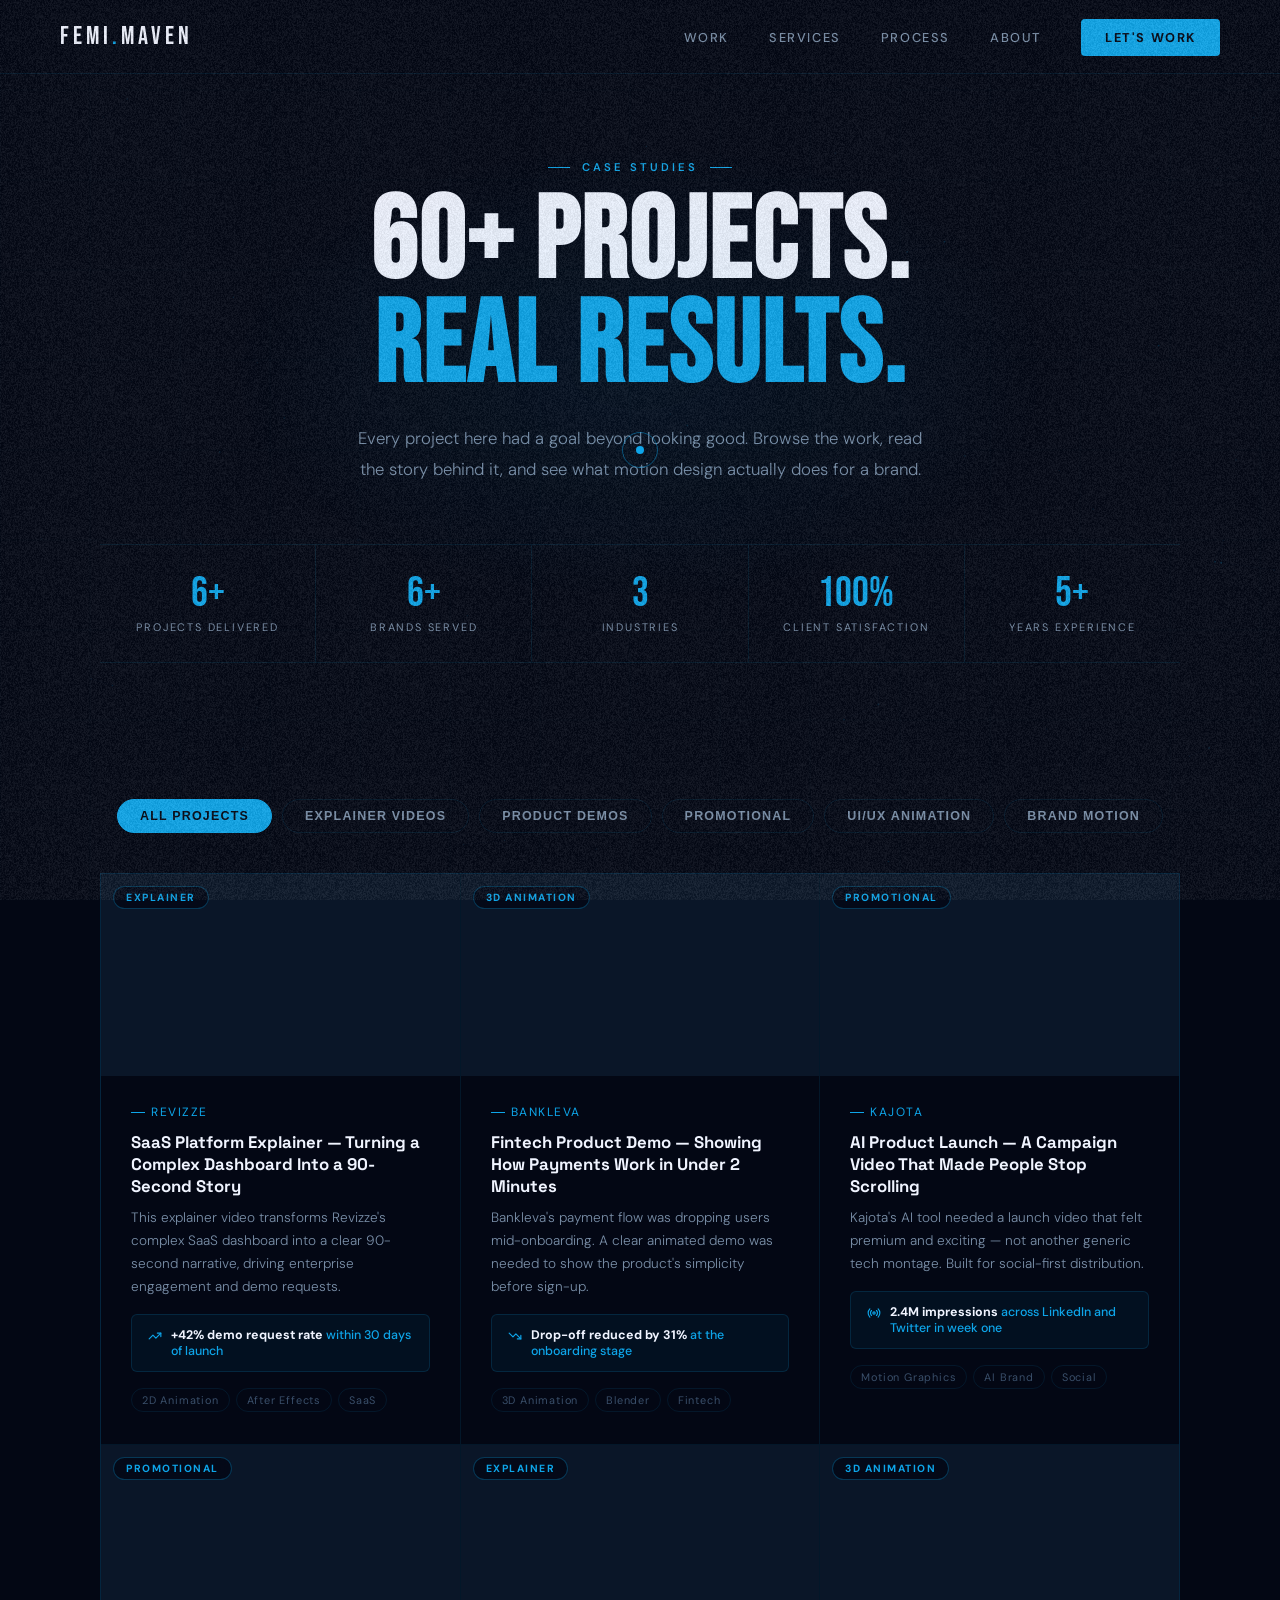
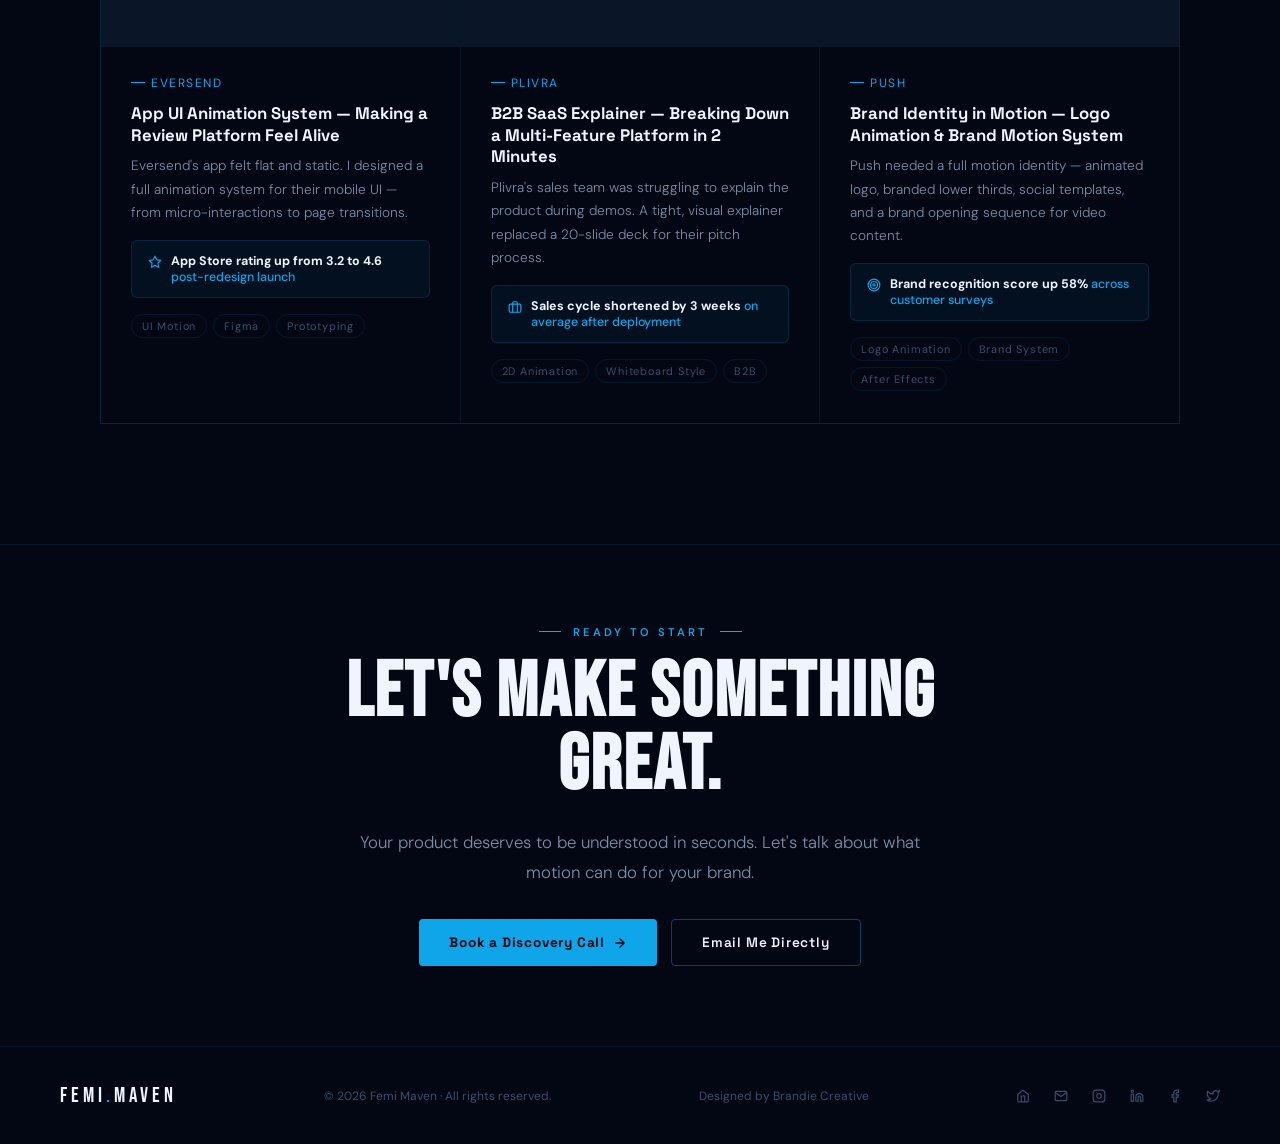
<file: portfolio.html>
<!DOCTYPE html>
<html lang="en">

<head>
  <meta charset="UTF-8">
  <meta name="viewport" content="width=device-width, initial-scale=1.0">
  <title>MOTION GRAPHICS PORTFOLIO — FEMI MAVEN | LAGOS, NIGERIA & AFRICA 2D & 3D ANIMATION CASE STUDIES</title>
  <meta name="description"
    content="Explore 60+ motion graphics projects by Femi Maven in Lagos, Nigeria and Africa. Case studies for explainer videos, product demos, UI/UX animation, and brand motion design for Fintech, SaaS, and AI companies.">
  <meta name="keywords"
    content="motion graphics portfolio Lagos, motion graphics portfolio Nigeria, motion graphics portfolio Africa, 2D animation, 3D animation, motion graphics for Fintech, motion graphics for SaaS, brand motion design, explainer videos, product demos, UI/UX animation">
  <meta name="author" content="Femi Maven">
  <meta name="robots" content="index, follow">
  <meta name="geo.region" content="NG-LAG">
  <meta name="geo.placename" content="Lagos, Nigeria">
  <link rel="canonical" href="https://femimaven.netlify.app/portfolio.html">
  <link rel="shortcut icon" href="./IMG_4387.PNG" type="image/x-icon">
  <link rel="dns-prefetch" href="//www.youtube.com">
  <link rel="dns-prefetch" href="//femimaven.netlify.app">
  <link rel="stylesheet" href="project-css.css">

  <!-- Open Graph / Facebook -->
  <meta property="og:type" content="website">
  <meta property="og:url" content="https://femimaven.netlify.app/portfolio.html">
  <meta property="og:title" content="MOTION GRAPHICS PORTFOLIO — FEMI MAVEN | LAGOS, NIGERIA & AFRICA">
  <meta property="og:description"
    content="Explore 60+ motion graphics projects by Femi Maven in Lagos, Nigeria and Africa. Case studies for Fintech, SaaS, and AI brands.">
  <meta property="og:site_name" content="Femi Maven">
  <meta property="og:image" content="https://femimaven.netlify.app/IMG_4387.PNG">

  <!-- Twitter -->
  <meta property="twitter:card" content="summary_large_image">
  <meta property="twitter:url" content="https://femimaven.netlify.app/portfolio.html">
  <meta property="twitter:title" content="MOTION GRAPHICS PORTFOLIO — FEMI MAVEN | LAGOS, NIGERIA & AFRICA">
  <meta property="twitter:description"
    content="Explore 60+ motion graphics case studies by Femi Maven, Lagos Nigeria and Africa. 2D & 3D animation for Fintech, SaaS, and AI brands.">
  <meta property="twitter:image" content="https://femimaven.netlify.app/IMG_4387.PNG">
  <meta property="twitter:site" content="@femimaven_">
  <script type="application/ld+json">
  {
    "@context": "https://schema.org",
    "@type": "CollectionPage",
    "name": "Motion Graphics Portfolio — Femi Maven",
    "url": "https://femimaven.netlify.app/portfolio.html",
    "description": "Explore 60+ motion graphics projects by Femi Maven in Lagos, Nigeria and Africa. Case studies for explainer videos, product demos, UI/UX animation, and brand motion design for Fintech, SaaS, and AI companies."
  }
  </script>
</head>

<body>

  <div id="cd"></div>
  <div id="cr"></div>
  <canvas id="bgc"></canvas>

  <!-- NAV -->
  <nav>
    <a href="index.html" class="logo">FEMI<em>.</em>MAVEN</a>
    <ul class="nav-ul">
      <li><a href="index.html#work">Work</a></li>
      <li><a href="index.html#services">Services</a></li>
      <li><a href="index.html#process">Process</a></li>
      <li><a href="index.html#about">About</a></li>
      <li><a href="index.html#cta" class="ncta">Let's Work</a></li>
    </ul>
    <button class="mobile-menu-btn" id="mobileMenuBtn">
      <span></span>
      <span></span>
      <span></span>
    </button>
  </nav>

  <!-- MOBILE MENU -->
  <div class="mobile-menu" id="mobileMenu">
    <div class="mobile-menu-inner">
      <a href="index.html" class="mobile-logo">FEMI<em>.</em>MAVEN</a>
      <ul class="mobile-nav-ul">
        <li><a href="index.html#work">Work</a></li>
        <li><a href="index.html#services">Services</a></li>
        <li><a href="index.html#process">Process</a></li>
        <li><a href="index.html#about">About</a></li>
        <li><a href="index.html#cta" class="ncta">Let's Work</a></li>
      </ul>
    </div>
  </div>

  <!-- HERO -->
  <section id="phero">
    <div class="wrap">
      <div class="eye rv">Case Studies</div>
      <h1 class="phero-h rv d1">60+ Projects.<br><span class="ac">Real Results.</span></h1>
      <p class="phero-sub rv d2">Every project here had a goal beyond looking good. Browse the work, read the story
        behind it, and see what motion design actually does for a brand.</p>
      <div class="pstats rv d3">
        <div class="pstat"><span class="pstat-n" data-to="6" data-suf="+">0+</span><span class="pstat-l">Projects
            Delivered</span></div>
        <div class="pstat"><span class="pstat-n" data-to="6" data-suf="+">0+</span><span class="pstat-l">Brands
            Served</span></div>
        <div class="pstat"><span class="pstat-n" data-to="3" data-suf="">0</span><span class="pstat-l">Industries</span>
        </div>
        <div class="pstat"><span class="pstat-n" data-to="100" data-suf="%">0%</span><span class="pstat-l">Client
            Satisfaction</span></div>
        <div class="pstat"><span class="pstat-n" data-to="5" data-suf="+">0+</span><span class="pstat-l">Years
            Experience</span></div>
      </div>
    </div>
  </section>

  <!-- FILTERS -->
  <section id="filters">
    <div class="wrap">
      <div class="filter-row">
        <button class="ftag on" data-filter="all">All Projects</button>
        <button class="ftag" data-filter="explainer">Explainer Videos</button>
        <button class="ftag" data-filter="product">Product Demos</button>
        <button class="ftag" data-filter="promo">Promotional</button>
        <button class="ftag" data-filter="uiux">UI/UX Animation</button>
        <button class="ftag" data-filter="brand">Brand Motion</button>
      </div>
    </div>
  </section>

  <!-- GRID -->
  <section id="pgrid">
    <div class="wrap">
      <div class="grid" id="cardGrid">

        <!-- CARD 1 -->
        <div class="pcard rv" data-cat="explainer" data-id="0">
          <div class="pcard-thumb">
            <iframe width="100%" height="100%" src="https://www.youtube.com/embed/Rk3NoCbwouI?si=J8BgXo0mz7732tSr"
              title="Femi Maven Motion Graphics Project" frameborder="0"
              allow="accelerometer; autoplay; clipboard-write; encrypted-media; gyroscope; picture-in-picture; web-share"
              allowfullscreen></iframe>
            <span class="pcard-cat">Explainer</span>
            <div class="pcard-overlay">
              <div class="view-btn">View Case Study <svg width="14" height="14" viewBox="0 0 24 24" fill="none"
                  stroke="currentColor" stroke-width="2.5" stroke-linecap="round" stroke-linejoin="round">
                  <path d="M5 12h14M12 5l7 7-7 7" />
                </svg></div>
            </div>
          </div>
          <div class="pcard-body">
            <p class="pcard-client">Revizze</p>
            <h3 class="pcard-title">SaaS Platform Explainer — Turning a Complex Dashboard Into a 90-Second Story</h3>
            <p class="pcard-desc">This explainer video transforms Revizze's complex SaaS dashboard into a clear
              90-second
              narrative, driving enterprise engagement and demo requests.</p>
            <div class="pcard-result"><svg viewBox="0 0 24 24" width="14" height="14" fill="none" stroke="currentColor"
                stroke-width="2" stroke-linecap="round" stroke-linejoin="round">
                <polyline points="22 7 13.5 15.5 8.5 10.5 2 17" />
                <polyline points="16 7 22 7 22 13" />
              </svg><span><strong>+42% demo request rate</strong> within 30 days of launch</span></div>
            <div class="pcard-tags"><span class="ptag">2D Animation</span><span class="ptag">After Effects</span><span
                class="ptag">SaaS</span></div>
          </div>
        </div>

        <!-- CARD 2 -->
        <div class="pcard rv d1" data-cat="product" data-id="1">
          <div class="pcard-thumb">
            <iframe width="100%" height="100%" src="https://www.youtube.com/embed/74j-l-0pw68?si=E5JVmwmpIw97LW-8"
              title="Femi Maven Motion Graphics Project" frameborder="0"
              allow="accelerometer; autoplay; clipboard-write; encrypted-media; gyroscope; picture-in-picture; web-share"
              allowfullscreen></iframe>
            <span class="pcard-cat">3D Animation</span>
            <div class="pcard-overlay">
              <div class="view-btn">View Case Study <svg width="14" height="14" viewBox="0 0 24 24" fill="none"
                  stroke="currentColor" stroke-width="2.5" stroke-linecap="round" stroke-linejoin="round">
                  <path d="M5 12h14M12 5l7 7-7 7" />
                </svg></div>
            </div>
          </div>
          <div class="pcard-body">
            <p class="pcard-client">Bankleva</p>
            <h3 class="pcard-title">Fintech Product Demo — Showing How Payments Work in Under 2 Minutes</h3>
            <p class="pcard-desc">Bankleva's payment flow was dropping users mid-onboarding. A clear animated demo
              was needed to show the product's simplicity before sign-up.</p>
            <div class="pcard-result"><svg viewBox="0 0 24 24" width="14" height="14" fill="none" stroke="currentColor"
                stroke-width="2" stroke-linecap="round" stroke-linejoin="round">
                <polyline points="22 17 13.5 8.5 8.5 13.5 2 7" />
                <polyline points="16 17 22 17 22 11" />
              </svg><span><strong>Drop-off reduced by 31%</strong> at the onboarding stage</span></div>
            <div class="pcard-tags"><span class="ptag">3D Animation</span><span class="ptag">Blender</span><span
                class="ptag">Fintech</span></div>
          </div>
        </div>

        <!-- CARD 3 -->
        <div class="pcard rv d2" data-cat="promo" data-id="2">
          <div class="pcard-thumb">
            <iframe width="100%" height="100%" src="https://www.youtube.com/embed/gLqxiHWS610?si=y8mJ3jiY7tonVLRv"
              title="Femi Maven Motion Graphics Project" frameborder="0"
              allow="accelerometer; autoplay; clipboard-write; encrypted-media; gyroscope; picture-in-picture; web-share"
              allowfullscreen></iframe>
            <span class="pcard-cat">Promotional</span>
            <div class="pcard-overlay">
              <div class="view-btn">View Case Study <svg width="14" height="14" viewBox="0 0 24 24" fill="none"
                  stroke="currentColor" stroke-width="2.5" stroke-linecap="round" stroke-linejoin="round">
                  <path d="M5 12h14M12 5l7 7-7 7" />
                </svg></div>
            </div>
          </div>
          <div class="pcard-body">
            <p class="pcard-client">Kajota</p>
            <h3 class="pcard-title">AI Product Launch — A Campaign Video That Made People Stop Scrolling</h3>
            <p class="pcard-desc">Kajota's AI tool needed a launch video that felt premium and exciting — not another
              generic tech montage. Built for social-first distribution.</p>
            <div class="pcard-result"><svg viewBox="0 0 24 24" width="14" height="14" fill="none" stroke="currentColor"
                stroke-width="2" stroke-linecap="round" stroke-linejoin="round">
                <circle cx="12" cy="12" r="2" />
                <path
                  d="M16.24 7.76a6 6 0 0 1 0 8.49m-8.48-.01a6 6 0 0 1 0-8.49m11.31-2.82a10 10 0 0 1 0 14.14m-14.14 0a10 10 0 0 1 0-14.14" />
              </svg><span><strong>2.4M impressions</strong> across LinkedIn and Twitter in week one</span></div>
            <div class="pcard-tags"><span class="ptag">Motion Graphics</span><span class="ptag">AI Brand</span><span
                class="ptag">Social</span></div>
          </div>
        </div>

        <!-- CARD 4 -->
        <div class="pcard rv d3" data-cat="promo" data-id="3">
          <div class="pcard-thumb">
            <iframe width="100%" height="100%" src="https://www.youtube.com/embed/BGMCvHMxhV8?si=PNJ0HCKKRtuoswax"
              title="Femi Maven Motion Graphics Project" frameborder="0"
              allow="accelerometer; autoplay; clipboard-write; encrypted-media; gyroscope; picture-in-picture; web-share"
              allowfullscreen></iframe>
            <span class="pcard-cat">Promotional</span>
            <div class="pcard-overlay">
              <div class="view-btn">View Case Study <svg width="14" height="14" viewBox="0 0 24 24" fill="none"
                  stroke="currentColor" stroke-width="2.5" stroke-linecap="round" stroke-linejoin="round">
                  <path d="M5 12h14M12 5l7 7-7 7" />
                </svg></div>
            </div>
          </div>
          <div class="pcard-body">
            <p class="pcard-client">Eversend</p>
            <h3 class="pcard-title">App UI Animation System — Making a Review Platform Feel Alive</h3>
            <p class="pcard-desc">Eversend's app felt flat and static. I designed a full animation system for their
              mobile UI — from micro-interactions to page transitions.</p>
            <div class="pcard-result"><svg viewBox="0 0 24 24" width="14" height="14" fill="none" stroke="currentColor"
                stroke-width="2" stroke-linecap="round" stroke-linejoin="round">
                <polygon
                  points="12 2 15.09 8.26 22 9.27 17 14.14 18.18 21.02 12 17.77 5.82 21.02 7 14.14 2 9.27 8.91 8.26 12 2" />
              </svg><span><strong>App Store rating up from 3.2 to 4.6</strong> post-redesign launch</span></div>
            <div class="pcard-tags"><span class="ptag">UI Motion</span><span class="ptag">Figma</span><span
                class="ptag">Prototyping</span></div>
          </div>
        </div>

        <!-- CARD 5 -->
        <div class="pcard rv d4" data-cat="explainer" data-id="4">
          <div class="pcard-thumb">
            <iframe width="100%" height="100%" src="https://www.youtube.com/embed/sL84nunOstc?si=jbdUuZothy7k4y6Y"
              title="Femi Maven Motion Graphics Project" frameborder="0"
              allow="accelerometer; autoplay; clipboard-write; encrypted-media; gyroscope; picture-in-picture; web-share"
              allowfullscreen></iframe>
            <span class="pcard-cat">Explainer</span>
            <div class="pcard-overlay">
              <div class="view-btn">View Case Study <svg width="14" height="14" viewBox="0 0 24 24" fill="none"
                  stroke="currentColor" stroke-width="2.5" stroke-linecap="round" stroke-linejoin="round">
                  <path d="M5 12h14M12 5l7 7-7 7" />
                </svg></div>
            </div>
          </div>
          <div class="pcard-body">
            <p class="pcard-client">Plivra</p>
            <h3 class="pcard-title">B2B SaaS Explainer — Breaking Down a Multi-Feature Platform in 2 Minutes</h3>
            <p class="pcard-desc">Plivra's sales team was struggling to explain the product during demos. A tight,
              visual explainer replaced a 20-slide deck for their pitch process.</p>
            <div class="pcard-result"><svg viewBox="0 0 24 24" width="14" height="14" fill="none" stroke="currentColor"
                stroke-width="2" stroke-linecap="round" stroke-linejoin="round">
                <rect x="2" y="7" width="20" height="14" rx="2" />
                <path d="M16 21V5a2 2 0 0 0-2-2h-4a2 2 0 0 0-2 2v16" />
              </svg><span><strong>Sales cycle shortened by 3 weeks</strong> on average after deployment</span></div>
            <div class="pcard-tags"><span class="ptag">2D Animation</span><span class="ptag">Whiteboard
                Style</span><span class="ptag">B2B</span></div>
          </div>
        </div>

        <!-- CARD 6 -->
        <div class="pcard rv d5" data-cat="brand" data-id="5">
          <div class="pcard-thumb">
            <iframe width="100%" height="100%" src="https://www.youtube.com/embed/qIa23UIv9FY?si=S-0zfMyWNtZwe8B0"
              title="Femi Maven Motion Graphics Project" frameborder="0"
              allow="accelerometer; autoplay; clipboard-write; encrypted-media; gyroscope; picture-in-picture; web-share"
              allowfullscreen></iframe>
            <span class="pcard-cat">3D Animation</span>
            <div class="pcard-overlay">
              <div class="view-btn">View Case Study <svg width="14" height="14" viewBox="0 0 24 24" fill="none"
                  stroke="currentColor" stroke-width="2.5" stroke-linecap="round" stroke-linejoin="round">
                  <path d="M5 12h14M12 5l7 7-7 7" />
                </svg></div>
            </div>
          </div>
          <div class="pcard-body">
            <p class="pcard-client">Push</p>
            <h3 class="pcard-title">Brand Identity in Motion — Logo Animation &amp; Brand Motion System</h3>
            <p class="pcard-desc">Push needed a full motion identity — animated logo, branded lower thirds, social
              templates, and a brand opening sequence for video content.</p>
            <div class="pcard-result"><svg viewBox="0 0 24 24" width="14" height="14" fill="none" stroke="currentColor"
                stroke-width="2" stroke-linecap="round" stroke-linejoin="round">
                <circle cx="12" cy="12" r="10" />
                <circle cx="12" cy="12" r="6" />
                <circle cx="12" cy="12" r="2" />
              </svg><span><strong>Brand recognition score up 58%</strong> across customer surveys</span></div>
            <div class="pcard-tags"><span class="ptag">Logo Animation</span><span class="ptag">Brand System</span><span
                class="ptag">After Effects</span></div>
          </div>
        </div>

      </div>
    </div>
    </div>
  </section>

  <!-- CTA STRIP -->
  <section style="position:relative;z-index:10;padding:80px 0;text-align:center;border-top:1px solid var(--b)">
    <div class="wrap">
      <div class="eye rv">Ready to Start</div>
      <h2 class="rv d1"
        style="font-family:'Bebas Neue',Impact,sans-serif;font-size:clamp(3rem,6vw,6rem);line-height:.95;letter-spacing:2px;margin:18px 0 24px">
        Let's make something<br><span class="ac">great.</span></h2>
      <p class="rv d2"
        style="font-size:1.05rem;color:var(--tm);max-width:580px;margin:0 auto 32px;line-height:1.8;font-weight:300;">
        Your product deserves to be understood in seconds. Let's talk about what motion can do for your brand.</p>
      <div class="rv d3" style="display:flex;gap:14px;justify-content:center;flex-wrap:wrap">
        <a href="https://cal.com/femi-maven" target="_blank" class="btn-p">
          Book a Discovery Call
          <svg width="14" height="14" viewBox="0 0 24 24" fill="none" stroke="currentColor" stroke-width="2.5"
            stroke-linecap="round" stroke-linejoin="round">
            <path d="M5 12h14M12 5l7 7-7 7" />
          </svg>
        </a>
        <a href="mailto:femimaven@gmail.com" class="btn-g">Email Me Directly</a>
      </div>
    </div>
  </section>

  <footer>
    <a href="femi-maven.html" class="flogo">FEMI<em>.</em>MAVEN</a>
    <p class="fcopy">© 2026 Femi Maven · All rights reserved.</p>
    <p class="fcopy">Designed by <a href="https://brandiecreative.netlify.app" target="_blank">Brandie Creative</a></p>
    <div class="flinks">
      <a href="index.html" title="Home">
        <svg width="14" height="14" viewBox="0 0 24 24" fill="none" stroke="currentColor" stroke-width="2">
          <path d="M3 9l9-7 9 7v11a2 2 0 0 1-2 2H5a2 2 0 0 1-2-2z" />
          <polyline points="9,22 9,12 15,12 15,22" />
        </svg>
      </a>
      <a href="mailto:femimaven@gmail.com" title="Email">
        <svg width="14" height="14" viewBox="0 0 24 24" fill="none" stroke="currentColor" stroke-width="2">
          <path d="M4 4h16c1.1 0 2 .9 2 2v12c0 1.1-.9 2-2 2H4c-1.1 0-2-.9-2-2V6c0-1.1.9-2 2-2z" />
          <polyline points="22,6 12,13 2,6" />
        </svg>
      </a>
      <a href="https://www.instagram.com/femimaven_/" target="_blank" title="Instagram">
        <svg width="14" height="14" viewBox="0 0 24 24" fill="none" stroke="currentColor" stroke-width="2">
          <rect x="2" y="2" width="20" height="20" rx="5" ry="5" />
          <path d="m16 11.37A4 4 0 1112.63 8 4 4 0 0116 11.37z" />
          <line x1="17.5" y1="6.5" x2="17.51" y2="6.5" />
        </svg>
      </a>
      <a href="https://ng.linkedin.com/in/femi-maven-ab044a273" target="_blank" title="LinkedIn">
        <svg width="14" height="14" viewBox="0 0 24 24" fill="none" stroke="currentColor" stroke-width="2">
          <path d="M16 8a6 6 0 0 1 6 6v7h-4v-7a2 2 0 0 0-2-2 2 2 0 0 0-2 2v7h-4v-7a6 6 0 0 1 6-6z" />
          <rect x="2" y="9" width="4" height="12" />
          <circle cx="4" cy="4" r="2" />
        </svg>
      </a>
      <a href="https://www.facebook.com/100069894327069/" target="_blank" title="Facebook">
        <svg width="14" height="14" viewBox="0 0 24 24" fill="none" stroke="currentColor" stroke-width="2">
          <path d="M18 2h-3a5 5 0 0 0-5 5v3H7v4h3v8h4v-8h3l1-4h-4V7a1 1 0 0 1 1-1h3z" />
        </svg>
      </a>
      <a href="https://x.com/femimaven_" target="_blank" title="Twitter">
        <svg width="14" height="14" viewBox="0 0 24 24" fill="none" stroke="currentColor" stroke-width="2">
          <path
            d="M23 3a10.9 10.9 0 0 1-3.14 1.53 4.48 4.48 0 0 0-7.86 3v1A10.66 10.66 0 0 1 3 4s-4 9 5 13a11.64 11.64 0 0 1-7 2c9 5 20 0 20-11.5a4.5 4.5 0 0 0-.08-.83A7.72 7.72 0 0 0 23 3z" />
        </svg>
      </a>
    </div>



  </footer>

  <!-- CASE STUDY MODAL -->
  <div id="modal-bg">
    <div id="modal">
      <button class="modal-close" id="modalClose">
        <svg viewBox="0 0 24 24">
          <line x1="18" y1="6" x2="6" y2="18" />
          <line x1="6" y1="6" x2="18" y2="18" />
        </svg>
      </button>
      <div class="modal-visual" id="modalVisual">
        <span class="mvc tl"></span><span class="mvc tr"></span>
        <span class="mvc bl"></span><span class="mvc br"></span>
        <div class="modal-vis-ph" id="modalVisPh">
          <div class="modal-play" id="modalPlay">
            <svg viewBox="0 0 24 24">
              <polygon points="5 3 19 12 5 21 5 3" />
            </svg>
          </div>
          <p class="modal-vis-label">Project Preview — Replace with actual video</p>
        </div>
      </div>
      <div class="modal-content">
        <div class="modal-cat-row">
          <span class="modal-cat" id="mCat">Category</span>
          <span class="modal-client-tag" id="mClient">Client</span>
        </div>
        <h2 class="modal-title" id="mTitle">Project Title</h2>
        <p class="modal-tagline" id="mTagline">Project description</p>

        <div class="modal-3col">
          <div class="m3cell">
            <div class="m3label"><svg viewBox="0 0 24 24">
                <circle cx="12" cy="12" r="10" />
                <line x1="12" y1="8" x2="12" y2="12" />
                <line x1="12" y1="16" x2="12.01" y2="16" />
              </svg>The Brief</div>
            <p class="m3val" id="mBrief">—</p>
          </div>
          <div class="m3cell">
            <div class="m3label"><svg viewBox="0 0 24 24">
                <path
                  d="M14.7 6.3a1 1 0 0 0 0 1.4l1.6 1.6a1 1 0 0 0 1.4 0l3.77-3.77a6 6 0 0 1-7.94 7.94l-6.91 6.91a2.12 2.12 0 0 1-3-3l6.91-6.91a6 6 0 0 1 7.94-7.94l-3.76 3.76z" />
              </svg>My Approach</div>
            <p class="m3val" id="mApproach">—</p>
          </div>
          <div class="m3cell">
            <div class="m3label"><svg viewBox="0 0 24 24">
                <polyline points="22 7 13.5 15.5 8.5 10.5 2 17" />
                <polyline points="16 7 22 7 22 13" />
              </svg>The Outcome</div>
            <p class="m3val" id="mOutcome">—</p>
          </div>
        </div>

        <div class="ba-wrap">
          <p class="ba-title">Before &amp; After</p>
          <div class="ba-grid">
            <div class="ba-card before">
              <div class="ba-head"><svg viewBox="0 0 24 24">
                  <circle cx="12" cy="12" r="10" />
                  <line x1="15" y1="9" x2="9" y2="15" />
                  <line x1="9" y1="9" x2="15" y2="15" />
                </svg>Before</div>
              <p class="ba-text" id="mBefore">—</p>
            </div>
            <div class="ba-card after">
              <div class="ba-head"><svg viewBox="0 0 24 24">
                  <polyline points="20 6 9 17 4 12" />
                </svg>After</div>
              <p class="ba-text" id="mAfter">—</p>
            </div>
          </div>
        </div>

        <div class="results-wrap">
          <p class="ba-title">Key Results</p>
          <div class="results-grid" id="mResults"></div>
        </div>

        <div style="margin-bottom:24px">
          <p class="ba-title">Tools Used</p>
          <div class="tools-row" id="mTools"></div>
        </div>

        <div class="modal-footer">
          <a href="https://cal.com/femi-maven" target="_blank" class="btn-p">
            Book a Call Now
            <svg width="14" height="14" viewBox="0 0 24 24" fill="none" stroke="currentColor" stroke-width="2.5"
              stroke-linecap="round" stroke-linejoin="round">
              <path d="M18 13v6a2 2 0 01-2 2H5a2 2 0 01-2-2V8a2 2 0 012-2h6M15 3h6v6M10 14L21 3" />
            </svg>
          </a>
          <!-- <a href="mailto:femimaven@gmail.com" class="btn-g">Start a Similar Project</a> -->
        </div>
      </div>
    </div>
  </div>

  <script src="./project-script.js" defer></script>
</body>

</html>
</file>
<file: project-css.css>
@import url('https://fonts.googleapis.com/css2?family=Bebas+Neue&family=Space+Grotesk:wght@400;500;600;700&family=DM+Sans:wght@300;400;500&display=swap');

:root {
  --bg: #030714;
  --bg2: #0a1628;
  --bg3: #071122;
  --ac: #0ea5e9;
  --acg: rgba(14, 165, 233, .12);
  --acgs: rgba(14, 165, 233, .3);
  --tp: #f0f4ff;
  --tm: #7a8fa8;
  --td: #3a4f6a;
  --b: rgba(14, 165, 233, .1);
  --bh: rgba(14, 165, 233, .38);
}

*,
*::before,
*::after {
  margin: 0;
  padding: 0;
  box-sizing: border-box
}

html {
  scroll-behavior: smooth
}

body {
  background: var(--bg);
  color: var(--tp);
  font-family: 'DM Sans', 'Segoe UI', system-ui, sans-serif;
  overflow-x: hidden;
  cursor: none
}

body::before {
  content: '';
  display: block;
  position: fixed;
  top: 0;
  left: 0;
  width: 100%;
  height: 100%;
  opacity: .7;

  background: url('./noise.webp');
  background-repeat: repeat;
  background-size: 257px auto;
  pointer-events: none;
  z-index: 999;
}

/* CURSOR */
#cd {
  width: 8px;
  height: 8px;
  background: var(--ac);
  border-radius: 50%;
  position: fixed;
  top: 0;
  left: 0;
  pointer-events: none;
  z-index: 9999;
  will-change: transform
}

#cr {
  width: 36px;
  height: 36px;
  border: 1.5px solid rgba(14, 165, 233, .45);
  border-radius: 50%;
  position: fixed;
  top: 0;
  left: 0;
  pointer-events: none;
  z-index: 9998;
  will-change: transform;
  transition: width .25s, height .25s, border-color .25s
}

#cr.big {
  width: 58px;
  height: 58px;
  border-color: var(--ac)
}

/* CANVAS */
#bgc {
  position: fixed;
  inset: 0;
  z-index: 0;
  pointer-events: none;
  opacity: .5
}

/* NAV */
nav {
  position: fixed;
  top: 0;
  left: 0;
  right: 0;
  z-index: 200;
  padding: 22px 60px;
  display: flex;
  align-items: center;
  justify-content: space-between;
  background: rgba(3, 7, 20, .92);
  backdrop-filter: blur(18px);
  border-bottom: 1px solid var(--b)
}

.logo {
  font-family: 'Bebas Neue', Impact, sans-serif;
  font-size: 1.55rem;
  letter-spacing: 4px;
  color: var(--tp);
  text-decoration: none
}

.logo em {
  color: var(--ac);
  font-style: normal
}

.nav-ul {
  display: flex;
  gap: 40px;
  list-style: none;
  align-items: center
}

.nav-ul a {
  color: var(--tm);
  text-decoration: none;
  font-size: .8rem;
  font-weight: 500;
  letter-spacing: 1.6px;
  text-transform: uppercase;
  transition: color .25s;
  position: relative
}

.nav-ul a::after {
  content: '';
  position: absolute;
  bottom: -4px;
  left: 0;
  right: 0;
  height: 1px;
  background: var(--ac);
  transform: scaleX(0);
  transition: transform .25s
}

.nav-ul a:hover,
.nav-ul a.active {
  color: var(--tp)
}

.nav-ul a:hover::after,
.nav-ul a.active::after {
  transform: scaleX(1)
}

.ncta {
  background: var(--ac) !important;
  color: #030714 !important;
  padding: 10px 24px !important;
  border-radius: 4px;
  font-weight: 700 !important
}

/* MOBILE MENU */
.mobile-menu-btn {
  display: none;
  flex-direction: column;
  gap: 4px;
  background: none;
  border: none;
  cursor: pointer;
  padding: 8px;
  z-index: 201;
}

.mobile-menu-btn span {
  width: 24px;
  height: 2px;
  background: var(--tp);
  transition: all 0.3s ease;
  transform-origin: center;
}

.mobile-menu-btn.active span:nth-child(1) {
  transform: rotate(45deg) translate(6px, 6px);
}

.mobile-menu-btn.active span:nth-child(2) {
  opacity: 0;
}

.mobile-menu-btn.active span:nth-child(3) {
  transform: rotate(-45deg) translate(6px, -6px);
}

.mobile-menu {
  position: fixed;
  top: 0;
  left: 0;
  width: 100%;
  height: 100vh;
  background: rgba(3, 7, 20, .98);
  backdrop-filter: blur(20px);
  z-index: 199;
  display: flex;
  align-items: center;
  justify-content: center;
  transform: translateX(100%);
  transition: transform 0.4s cubic-bezier(0.4, 0, 0.2, 1);
  opacity: 0;
  visibility: hidden;
}

.mobile-menu.active {
  transform: translateX(0);
  opacity: 1;
  visibility: visible;
}

.mobile-menu-inner {
  text-align: center;
  max-width: 300px;
  width: 100%;
}

.mobile-logo {
  font-family: 'Bebas Neue', Impact, sans-serif;
  font-size: 2rem;
  letter-spacing: 4px;
  color: var(--tp);
  text-decoration: none;
  margin-bottom: 40px;
  display: block;
  animation: slideDown 0.5s ease-out 0.2s both;
}

.mobile-logo em {
  color: var(--ac);
  font-style: normal;
}

.mobile-nav-ul {
  list-style: none;
  padding: 0;
}

.mobile-nav-ul li {
  margin: 20px 0;
  animation: slideIn 0.5s ease-out both;
}

.mobile-nav-ul li:nth-child(1) {
  animation-delay: 0.3s;
}

.mobile-nav-ul li:nth-child(2) {
  animation-delay: 0.4s;
}

.mobile-nav-ul li:nth-child(3) {
  animation-delay: 0.5s;
}

.mobile-nav-ul li:nth-child(4) {
  animation-delay: 0.6s;
}

.mobile-nav-ul li:nth-child(5) {
  animation-delay: 0.7s;
}

.mobile-nav-ul a {
  color: var(--tm);
  text-decoration: none;
  font-size: 1.1rem;
  font-weight: 500;
  letter-spacing: 1px;
  text-transform: uppercase;
  transition: color 0.3s ease;
  position: relative;
  display: inline-block;
}

.mobile-nav-ul a:hover,
.mobile-nav-ul a.active {
  color: var(--tp);
}

.mobile-nav-ul a::after {
  content: '';
  position: absolute;
  bottom: -4px;
  left: 0;
  right: 0;
  height: 2px;
  background: var(--ac);
  transform: scaleX(0);
  transition: transform 0.3s ease;
}

.mobile-nav-ul a:hover::after,
.mobile-nav-ul a.active::after {
  transform: scaleX(1);
}

.mobile-nav-ul .ncta {
  background: var(--ac);
  color: #030714;
  padding: 12px 28px;
  border-radius: 6px;
  font-weight: 700;
  margin-top: 20px;
  display: inline-block;
}

@keyframes slideDown {
  from {
    opacity: 0;
    transform: translateY(-30px);
  }

  to {
    opacity: 1;
    transform: translateY(0);
  }
}

@keyframes slideIn {
  from {
    opacity: 0;
    transform: translateX(-20px);
  }

  to {
    opacity: 1;
    transform: translateX(0);
  }
}

.ncta:hover {
  box-shadow: 0 0 26px rgba(14, 165, 233, .55) !important
}

.ncta::after {
  display: none !important
}

/* LAYOUT */
.wrap {
  max-width: 1200px;
  margin: 0 auto;
  padding: 0 60px
}

/* HERO BANNER */
#phero {
  position: relative;
  z-index: 10;
  padding: 160px 0 80px;
  text-align: center;
  overflow: hidden
}

#phero::before {
  content: '';
  position: absolute;
  width: 900px;
  height: 500px;
  background: radial-gradient(ellipse, rgba(14, 165, 233, .06), transparent 65%);
  top: 50%;
  left: 50%;
  transform: translate(-50%, -50%);
  pointer-events: none
}

.eye {
  font-size: .7rem;
  font-weight: 600;
  letter-spacing: 3px;
  text-transform: uppercase;
  color: var(--ac);
  display: flex;
  align-items: center;
  justify-content: center;
  gap: 12px;
  margin-bottom: 18px
}

.eye::before {
  content: '';
  width: 22px;
  height: 1px;
  background: var(--ac)
}

.eye::after {
  content: '';
  width: 22px;
  height: 1px;
  background: var(--ac)
}

.phero-h {
  font-family: 'Bebas Neue', Impact, sans-serif;
  font-size: clamp(4rem, 9vw, 9rem);
  line-height: .9;
  letter-spacing: 2px;
  color: var(--tp);
  margin-bottom: 24px
}

.phero-h .ac {
  color: var(--ac)
}

.phero-sub {
  font-size: 1.05rem;
  color: var(--tm);
  max-width: 580px;
  margin: 0 auto;
  line-height: 1.8;
  font-weight: 300
}

/* STATS STRIP */
.pstats {
  display: flex;
  gap: 0;
  border-top: 1px solid var(--b);
  border-bottom: 1px solid var(--b);
  margin-top: 60px;
  position: relative;
  z-index: 10
}

.pstat {
  flex: 1;
  padding: 28px 20px;
  text-align: center;
  border-right: 1px solid var(--b)
}

.pstat:last-child {
  border-right: none
}

.pstat-n {
  font-family: 'Bebas Neue', Impact, sans-serif;
  font-size: 2.6rem;
  color: var(--ac);
  line-height: 1;
  display: block
}

.pstat-l {
  font-size: .68rem;
  color: var(--tm);
  letter-spacing: 1.8px;
  text-transform: uppercase;
  margin-top: 6px;
  display: block
}

/* FILTERS */
#filters {
  position: relative;
  z-index: 10;
  padding: 56px 0 40px
}

.filter-row {
  display: flex;
  gap: 10px;
  flex-wrap: wrap;
  align-items: center;
  justify-content: center
}

.ftag {
  padding: 9px 22px;
  border: 1px solid var(--b);
  border-radius: 100px;
  font-size: .78rem;
  font-weight: 600;
  letter-spacing: 1px;
  color: var(--tm);
  background: transparent;
  cursor: none;
  transition: all .25s;
  letter-spacing: 1.2px;
  text-transform: uppercase
}

.ftag:hover {
  border-color: var(--bh);
  color: var(--tp)
}

.ftag.on {
  background: var(--ac);
  border-color: var(--ac);
  color: #030714
}

/* GRID */
#pgrid {
  position: relative;
  z-index: 10;
  padding-bottom: 120px
}

.grid {
  display: grid;
  grid-template-columns: repeat(3, 1fr);
  gap: 1px;
  background: var(--b);
  border: 1px solid var(--b)
}

/* PROJECT CARD */
.pcard {
  background: var(--bg);
  position: relative;
  overflow: hidden;
  cursor: none;
  transition: background .35s
}

.pcard:hover {
  background: var(--bg3)
}

.pcard-thumb {
  position: relative;
  aspect-ratio: 16/9;
  overflow: hidden;
  background: var(--bg2)
}

.pcard-thumb-ph {
  position: absolute;
  inset: 0;
  display: flex;
  align-items: center;
  justify-content: center;
  background: linear-gradient(145deg, var(--bg2), var(--bg3))
}

.pcard-thumb-ph::before {
  content: '';
  position: absolute;
  inset: 0;
  background-image: linear-gradient(rgba(14, 165, 233, .03) 1px, transparent 1px), linear-gradient(90deg, rgba(14, 165, 233, .03) 1px, transparent 1px);
  background-size: 40px 40px
}

.thumb-icon {
  width: 52px;
  height: 52px;
  border: 1px solid rgba(14, 165, 233, .2);
  border-radius: 50%;
  display: flex;
  align-items: center;
  justify-content: center;
  position: relative;
  z-index: 1
}

.thumb-icon svg {
  width: 22px;
  height: 22px;
  stroke: var(--ac);
  stroke-width: 1.5;
  fill: none;
  stroke-linecap: round;
  stroke-linejoin: round
}

/* hover overlay */
.pcard-overlay {
  position: absolute;
  inset: 0;
  background: rgba(3, 7, 20, .85);
  display: flex;
  align-items: center;
  justify-content: center;
  opacity: 0;
  transition: opacity .35s;
  backdrop-filter: blur(4px)
}

.pcard:hover .pcard-overlay {
  opacity: 1
}

.view-btn {
  display: inline-flex;
  align-items: center;
  gap: 8px;
  background: var(--ac);
  color: #030714;
  padding: 12px 24px;
  border-radius: 4px;
  font-family: 'Space Grotesk', system-ui, sans-serif;
  font-size: .82rem;
  font-weight: 700;
  letter-spacing: .8px;
  transform: translateY(8px);
  transition: transform .35s
}

.pcard:hover .view-btn {
  transform: translateY(0)
}

/* card category tag */
.pcard-cat {
  position: absolute;
  top: 12px;
  left: 12px;
  z-index: 2;
  padding: 4px 12px;
  border-radius: 100px;
  font-size: .65rem;
  font-weight: 700;
  letter-spacing: 1.5px;
  text-transform: uppercase;
  border: 1px solid rgba(14, 165, 233, .3);
  background: rgba(3, 7, 20, .8);
  color: var(--ac);
  backdrop-filter: blur(8px)
}

/* card body */
.pcard-body {
  padding: 28px 30px 32px
}

.pcard-title {
  font-family: 'Space Grotesk', system-ui, sans-serif;
  font-size: 1.05rem;
  font-weight: 800;
  color: var(--tp);
  margin-bottom: 8px;
  line-height: 1.3
}

.pcard-client {
  font-size: .75rem;
  color: var(--ac);
  letter-spacing: 1.5px;
  text-transform: uppercase;
  margin-bottom: 12px;
  display: flex;
  align-items: center;
  gap: 6px
}

.pcard-client::before {
  content: '';
  width: 14px;
  height: 1px;
  background: var(--ac)
}

.pcard-desc {
  font-size: .85rem;
  color: var(--tm);
  line-height: 1.7;
  font-weight: 300
}

.pcard-result {
  margin-top: 16px;
  padding: 12px 16px;
  background: rgba(14, 165, 233, .06);
  border: 1px solid rgba(14, 165, 233, .15);
  border-radius: 6px;
  font-size: .78rem;
  color: var(--ac);
  font-weight: 500;
  display: flex;
  align-items: flex-start;
  gap: 9px
}

.pcard-result svg {
  width: 14px;
  height: 14px;
  flex-shrink: 0;
  margin-top: 2px
}

.pcard-result strong {
  color: var(--tp)
}

/* tag chips on card */
.pcard-tags {
  display: flex;
  gap: 6px;
  flex-wrap: wrap;
  margin-top: 16px
}

.ptag {
  padding: 4px 10px;
  border: 1px solid var(--b);
  border-radius: 100px;
  font-size: .68rem;
  color: var(--td);
  letter-spacing: .8px
}

/* MODAL */
#modal-bg {
  position: fixed;
  inset: 0;
  z-index: 500;
  background: rgba(3, 7, 20, .92);
  backdrop-filter: blur(12px);
  display: none;
  align-items: flex-start;
  justify-content: center;
  padding: 40px 20px;
  overflow-y: auto
}

#modal-bg.open {
  display: flex
}

#modal {
  background: var(--bg2);
  border: 1px solid var(--bh);
  border-radius: 16px;
  width: 100%;
  max-width: 900px;
  position: relative;
  overflow: hidden;
  animation: mopen .4s cubic-bezier(.16, 1, .3, 1)
}

@keyframes mopen {
  from {
    opacity: 0;
    transform: translateY(24px)
  }

  to {
    opacity: 1;
    transform: none
  }
}

.modal-close {
  position: absolute;
  top: 20px;
  right: 20px;
  z-index: 10;
  width: 40px;
  height: 40px;
  border: 1px solid var(--bh);
  border-radius: 50%;
  display: flex;
  align-items: center;
  justify-content: center;
  background: var(--bg3);
  cursor: none;
  transition: background .25s, border-color .25s
}

.modal-close:hover {
  background: var(--ac);
  border-color: var(--ac)
}

.modal-close svg {
  width: 16px;
  height: 16px;
  stroke: var(--tm);
  stroke-width: 2;
  fill: none;
  stroke-linecap: round;
  stroke-linejoin: round;
  transition: stroke .25s
}

.modal-close:hover svg {
  stroke: #030714
}

/* modal video / thumb */
.modal-visual {
  position: relative;
  aspect-ratio: 16/9;
  background: linear-gradient(145deg, var(--bg3), #020b18);
  overflow: hidden
}

.modal-visual::before {
  content: '';
  position: absolute;
  inset: 0;
  background-image: linear-gradient(rgba(14, 165, 233, .03) 1px, transparent 1px), linear-gradient(90deg, rgba(14, 165, 233, .03) 1px, transparent 1px);
  background-size: 52px 52px;
  pointer-events: none;
}

.modal-vis-ph {
  position: absolute;
  inset: 0;
  display: flex;
  align-items: center;
  justify-content: center;
  flex-direction: column;
  gap: 14px
}

.modal-play {
  width: 70px;
  height: 70px;
  border-radius: 50%;
  background: rgba(14, 165, 233, .1);
  border: 1.5px solid rgba(14, 165, 233, .4);
  display: flex;
  align-items: center;
  justify-content: center;
  position: relative;
  z-index: 1;
  transition: background .3s, transform .3s;
  cursor: none
}

.modal-play:hover {
  background: var(--ac);
  transform: scale(1.08);
  box-shadow: 0 0 40px rgba(14, 165, 233, .5)
}

.modal-play svg {
  width: 24px;
  height: 24px;
  fill: var(--ac);
  margin-left: 4px;
  transition: fill .3s
}

.modal-play:hover svg {
  fill: #030714
}

.modal-vis-label {
  font-size: .72rem;
  color: var(--tm);
  letter-spacing: 2px;
  text-transform: uppercase;
  position: relative;
  z-index: 1
}

/* corner brackets on modal visual */
.mvc {
  position: absolute;
  width: 20px;
  height: 20px
}

.mvc.tl {
  top: 16px;
  left: 16px;
  border-top: 2px solid rgba(14, 165, 233, .35);
  border-left: 2px solid rgba(14, 165, 233, .35)
}

.mvc.tr {
  top: 16px;
  right: 16px;
  border-top: 2px solid rgba(14, 165, 233, .35);
  border-right: 2px solid rgba(14, 165, 233, .35)
}

.mvc.bl {
  bottom: 16px;
  left: 16px;
  border-bottom: 2px solid rgba(14, 165, 233, .35);
  border-left: 2px solid rgba(14, 165, 233, .35)
}

.mvc.br {
  bottom: 16px;
  right: 16px;
  border-bottom: 2px solid rgba(14, 165, 233, .35);
  border-right: 2px solid rgba(14, 165, 233, .35)
}

/* modal content */
.modal-content {
  padding: 40px 44px 48px
}

.modal-cat-row {
  display: flex;
  align-items: center;
  gap: 10px;
  margin-bottom: 16px
}

.modal-cat {
  padding: 5px 14px;
  border-radius: 100px;
  font-size: .68rem;
  font-weight: 700;
  letter-spacing: 1.5px;
  text-transform: uppercase;
  border: 1px solid rgba(14, 165, 233, .3);
  color: var(--ac)
}

.modal-client-tag {
  font-size: .72rem;
  color: var(--td);
  letter-spacing: 1.5px;
  text-transform: uppercase
}

.modal-title {
  font-family: 'Space Grotesk', system-ui, sans-serif;
  font-size: clamp(1.6rem, 3vw, 2.2rem);
  font-weight: 800;
  line-height: 1.15;
  color: var(--tp);
  margin-bottom: 12px
}

.modal-tagline {
  font-size: 1rem;
  color: var(--tm);
  line-height: 1.75;
  font-weight: 300;
  margin-bottom: 32px;
  padding-bottom: 32px;
  border-bottom: 1px solid var(--b)
}

/* 3-col brief/result/impact */
.modal-3col {
  display: grid;
  grid-template-columns: repeat(3, 1fr);
  gap: 1px;
  background: var(--b);
  border: 1px solid var(--b);
  border-radius: 8px;
  overflow: hidden;
  margin-bottom: 32px
}

.m3cell {
  background: var(--bg3);
  padding: 24px 22px
}

.m3label {
  font-size: .65rem;
  font-weight: 700;
  letter-spacing: 2.5px;
  text-transform: uppercase;
  color: var(--ac);
  margin-bottom: 10px;
  display: flex;
  align-items: center;
  gap: 8px
}

.m3label svg {
  width: 13px;
  height: 13px;
  stroke: var(--ac);
  stroke-width: 2;
  fill: none;
  stroke-linecap: round;
  stroke-linejoin: round
}

.m3val {
  font-size: .88rem;
  color: var(--tm);
  line-height: 1.7;
  font-weight: 300
}

.m3val strong {
  color: var(--tp);
  font-weight: 500
}

/* before/after */
.ba-wrap {
  margin-bottom: 32px
}

.ba-title {
  font-family: 'Space Grotesk', system-ui, sans-serif;
  font-size: .85rem;
  font-weight: 700;
  color: var(--tp);
  letter-spacing: .5px;
  margin-bottom: 16px;
  display: flex;
  align-items: center;
  gap: 10px
}

.ba-title::after {
  content: '';
  flex: 1;
  height: 1px;
  background: var(--b)
}

.ba-grid {
  display: grid;
  grid-template-columns: 1fr 1fr;
  gap: 12px
}

.ba-card {
  padding: 20px 22px;
  border-radius: 8px;
  border: 1px solid var(--b)
}

.ba-card.before {
  background: rgba(255, 80, 80, .04);
  border-color: rgba(255, 80, 80, .15)
}

.ba-card.after {
  background: rgba(14, 165, 233, .04);
  border-color: rgba(14, 165, 233, .2)
}

.ba-head {
  font-size: .65rem;
  font-weight: 700;
  letter-spacing: 2px;
  text-transform: uppercase;
  margin-bottom: 10px;
  display: flex;
  align-items: center;
  gap: 7px
}

.ba-card.before .ba-head {
  color: #f87171
}

.ba-card.after .ba-head {
  color: var(--ac)
}

.ba-head svg {
  width: 12px;
  height: 12px;
  stroke: currentColor;
  stroke-width: 2.5;
  fill: none;
  stroke-linecap: round;
  stroke-linejoin: round
}

.ba-text {
  font-size: .85rem;
  color: var(--tm);
  line-height: 1.7;
  font-weight: 300
}

/* key results */
.results-wrap {
  margin-bottom: 32px
}

.results-grid {
  display: grid;
  grid-template-columns: repeat(3, 1fr);
  gap: 12px;
  margin-top: 14px
}

.res-card {
  padding: 18px 20px;
  background: rgba(14, 165, 233, .05);
  border: 1px solid rgba(14, 165, 233, .14);
  border-radius: 8px;
  text-align: center
}

.res-num {
  font-family: 'Bebas Neue', Impact, sans-serif;
  font-size: 2.2rem;
  color: var(--ac);
  line-height: 1;
  display: block
}

.res-lbl {
  font-size: .7rem;
  color: var(--tm);
  letter-spacing: 1.2px;
  text-transform: uppercase;
  margin-top: 4px;
  display: block
}

/* tools used */
.tools-row {
  display: flex;
  flex-wrap: wrap;
  gap: 8px
}

.tool-chip {
  padding: 6px 14px;
  border: 1px solid var(--b);
  border-radius: 100px;
  font-size: .75rem;
  color: var(--tm);
  background: var(--bg3)
}

/* modal footer */
.modal-footer {
  display: flex;
  align-items: center;
  justify-content: space-between;
  padding-top: 28px;
  border-top: 1px solid var(--b)
}

.btn-p {
  background: var(--ac);
  color: #030714;
  padding: 14px 30px;
  font-family: 'Space Grotesk', system-ui, sans-serif;
  font-size: .85rem;
  font-weight: 700;
  letter-spacing: .8px;
  border-radius: 4px;
  border: none;
  cursor: none;
  text-decoration: none;
  display: inline-flex;
  align-items: center;
  gap: 8px;
  transition: box-shadow .3s, transform .2s
}

.btn-p:hover {
  box-shadow: 0 0 30px rgba(14, 165, 233, .5);
  transform: translateY(-2px)
}

.btn-g {
  background: transparent;
  color: var(--tp);
  padding: 14px 30px;
  font-family: 'Space Grotesk', system-ui, sans-serif;
  font-size: .85rem;
  font-weight: 600;
  letter-spacing: .8px;
  border-radius: 4px;
  border: 1px solid var(--bh);
  cursor: none;
  text-decoration: none;
  display: inline-flex;
  align-items: center;
  gap: 8px;
  transition: border-color .3s, background .3s, transform .2s
}

.btn-g:hover {
  border-color: var(--ac);
  background: var(--acg);
  transform: translateY(-2px)
}

/* EMPTY STATE */
.empty {
  grid-column: 1/-1;
  padding: 80px 20px;
  text-align: center;
  color: var(--td);
  font-size: .9rem
}

/* REVEAL */
.rv {
  opacity: 1;
  transform: none;
  transition: opacity .7s ease, transform .7s cubic-bezier(.16, 1, .3, 1)
}

.rv.hi {
  opacity: 0;
  transform: translateY(28px)
}

.rv.d1 {
  transition-delay: .08s
}

.rv.d2 {
  transition-delay: .16s
}

.rv.d3 {
  transition-delay: .24s
}

.rv.d4 {
  transition-delay: .32s
}

.rv.d5 {
  transition-delay: .4s
}

.rv.d6 {
  transition-delay: .48s
}

/* FOOTER */
footer {
  padding: 36px 60px;
  border-top: 1px solid var(--b);
  display: flex;
  align-items: center;
  justify-content: space-between;
  position: relative;
  z-index: 10
}

.flogo {
  font-family: 'Bebas Neue', Impact, sans-serif;
  font-size: 1.3rem;
  letter-spacing: 4px;
  color: var(--tp);
  text-decoration: none
}

.flogo em {
  color: var(--ac);
  font-style: normal
}

.fcopy {
  font-size: .75rem;
  color: var(--td)
}

.fcopy a {
  color: inherit;
  text-decoration: none
}

.flinks {
  display: flex;
  gap: 24px
}

.flinks a {
  font-size: .75rem;
  color: var(--td);
  text-decoration: none;
  letter-spacing: 1px;
  text-transform: uppercase;
  transition: color .3s
}

.flinks a:hover {
  color: var(--ac)
}

.flinks a svg {
  display: block;
  transition: stroke .3s;
}

@keyframes vpglow {

  0%,
  100% {
    transform: scale(1);
    opacity: .6
  }

  50% {
    transform: scale(1.2);
    opacity: 1
  }
}

@media(max-width:1024px) {

  nav,
  footer {
    padding-left: 28px;
    padding-right: 28px
  }

  .wrap {
    padding: 0 28px
  }

  .grid {
    grid-template-columns: repeat(2, 1fr)
  }

  .modal-3col,
  .ba-grid,
  .results-grid {
    grid-template-columns: 1fr
  }

  .modal-content {
    padding: 28px 24px 36px
  }

  .modal-footer {
    flex-direction: column;
    gap: 12px
  }
}

@media(max-width:768px) {
  .nav-ul {
    display: none
  }

  .mobile-menu-btn {
    display: flex
  }

  .grid {
    grid-template-columns: 1fr
  }

  .pstats {
    flex-wrap: wrap
  }

  .pstat {
    flex: 1 1 50%;
    border-bottom: 1px solid var(--b)
  }

  footer {
    flex-direction: column;
    text-align: center;
    gap: 16px;
    padding: 24px 20px
  }

  .flinks {
    flex-wrap: wrap;
    justify-content: center;
    gap: 12px;
  }
}

@media(max-width:480px) {
  footer {
    padding: 20px 16px;
  }

  .flinks {
    gap: 10px;
    font-size: 11px;
  }
}
</file>
